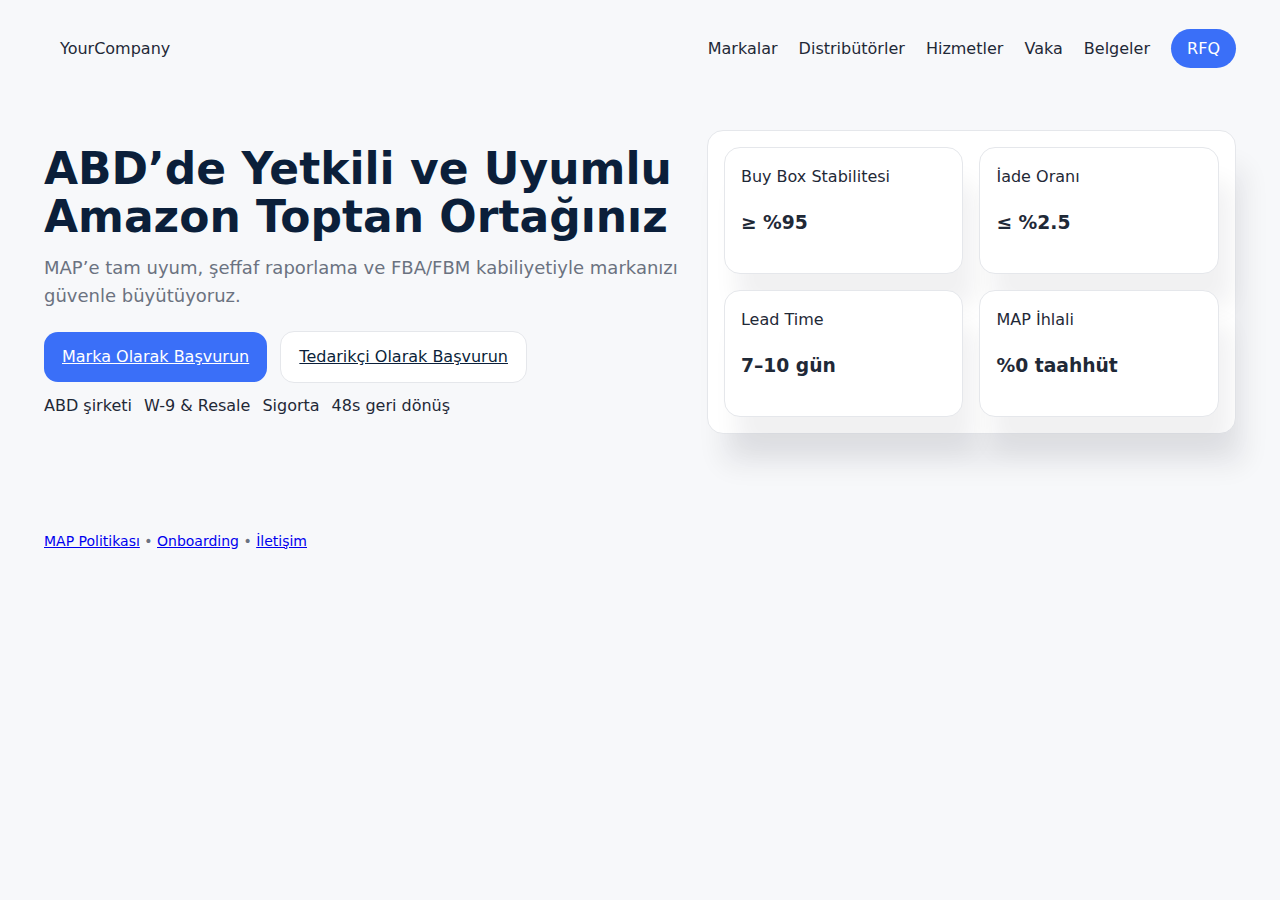
<file: index.html>
<!DOCTYPE html>
<html lang="tr">
<head>
  <meta charset="UTF-8" />
  <meta name="viewport" content="width=device-width, initial-scale=1" />
  <title>YourCompany • Amazon Wholesale Partner</title>
  <meta name="description" content="MAP'e tam uyum, şeffaf raporlama ve FBA/FBM kabiliyetiyle Amazon wholesale ortaklığı." />
  <link rel="stylesheet" href="assets/css/style.css" />
</head>
<body>
  <div class="container">
    <nav>
      <div><a href="/">YourCompany</a></div>
      <div>
        <a href="/brands.html">Markalar</a>
        <a href="/distributors.html">Distribütörler</a>
        <a href="/services.html">Hizmetler</a>
        <a href="/cases.html">Vaka</a>
        <a href="/resources.html">Belgeler</a>
        <a class="cta" href="/onboarding.html">RFQ</a>
      </div>
    </nav>

    <section class="hero">
      <div>
        <h1>ABD’de Yetkili ve Uyumlu Amazon Toptan Ortağınız</h1>
        <p class="lead">MAP’e tam uyum, şeffaf raporlama ve FBA/FBM kabiliyetiyle markanızı güvenle büyütüyoruz.</p>
        <div class="buttons">
          <a class="btn-primary" href="/onboarding.html">Marka Olarak Başvurun</a>
          <a class="btn-secondary" href="/distributors.html">Tedarikçi Olarak Başvurun</a>
        </div>
        <ul class="list"><li>ABD şirketi</li><li>W-9 & Resale</li><li>Sigorta</li><li>48s geri dönüş</li></ul>
      </div>

      <div class="card">
        <div class="grid stats">
          <div class="card"><div class="muted">Buy Box Stabilitesi</div><h3>≥ %95</h3></div>
          <div class="card"><div class="muted">İade Oranı</div><h3>≤ %2.5</h3></div>
          <div class="card"><div class="muted">Lead Time</div><h3>7–10 gün</h3></div>
          <div class="card"><div class="muted">MAP İhlali</div><h3>%0 taahhüt</h3></div>
        </div>
      </div>
    </section>

    <footer class="footer">
      <a href="/policies/map.html">MAP Politikası</a> •
      <a href="/onboarding.html">Onboarding</a> •
      <a href="/contact.html">İletişim</a>
    </footer>
  </div>
</body>
</html>
</file>
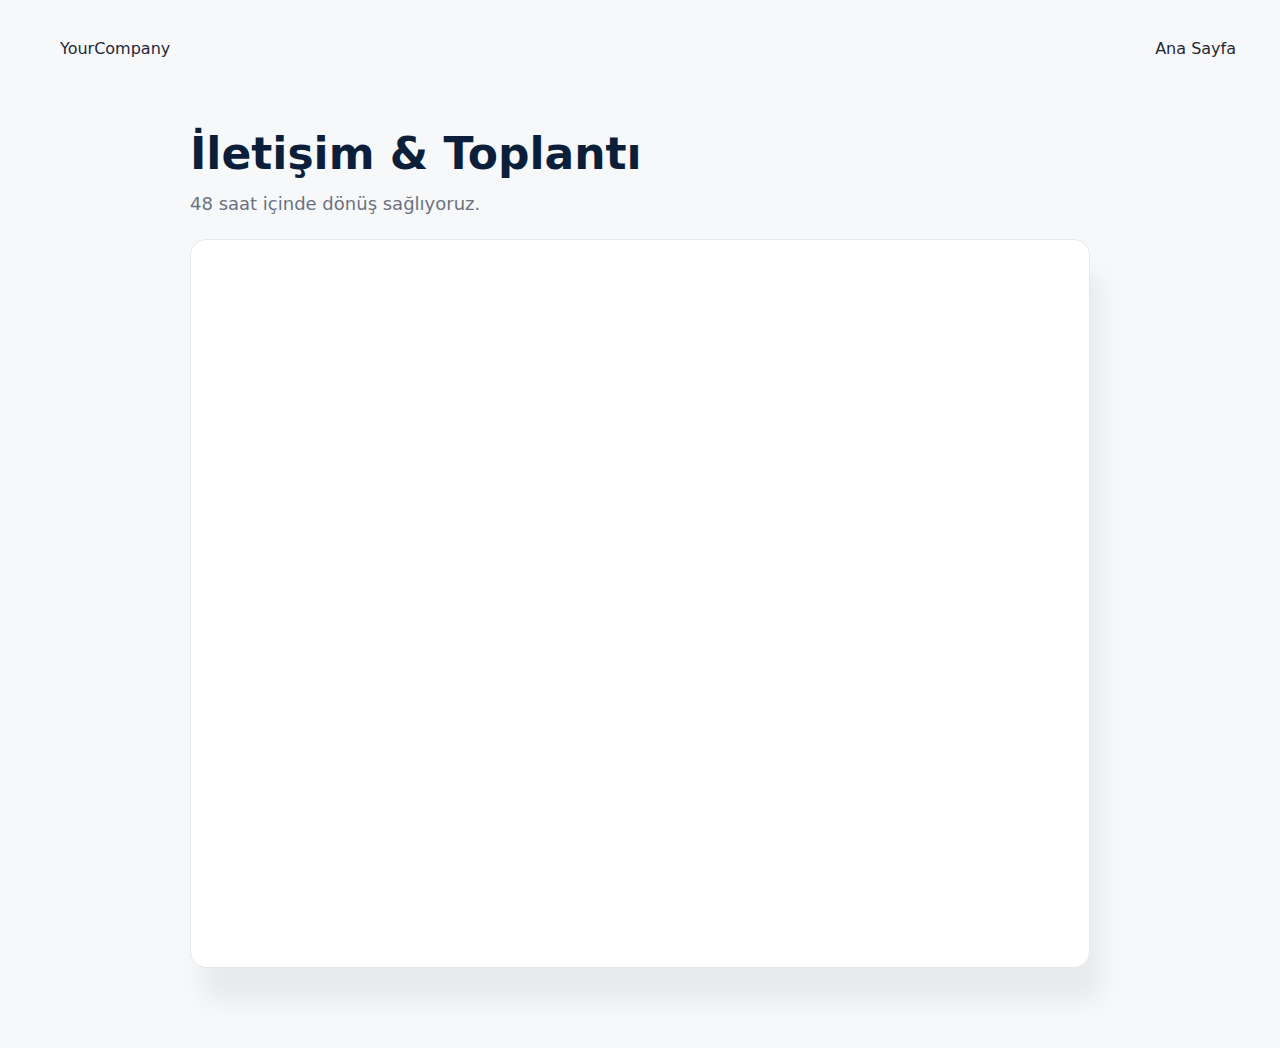
<file: contact.html>
<!doctype html><html lang="tr"><head>
<meta charset="UTF-8"/><meta name="viewport" content="width=device-width,initial-scale=1"/>
<title>İletişim • YourCompany</title>
<link rel="stylesheet" href="assets/css/style.css"/>
</head><body>
<div class="container">
  <nav><div><a href="/">YourCompany</a></div><div><a href="/index.html">Ana Sayfa</a></div></nav>
  <main class="section" style="max-width:900px;margin:0 auto">
    <h1>İletişim & Toplantı</h1>
    <p class="lead">48 saat içinde dönüş sağlıyoruz.</p>
    <div class="card" style="padding:0">
      <iframe title="Calendly"
        src="https://calendly.com/YOUR-USERNAME/15min"
        style="width:100%;height:720px;border:0;border-radius:16px;background:#fff"
        loading="lazy"></iframe>
    </div>
  </main>
</div>
</body></html>
</file>
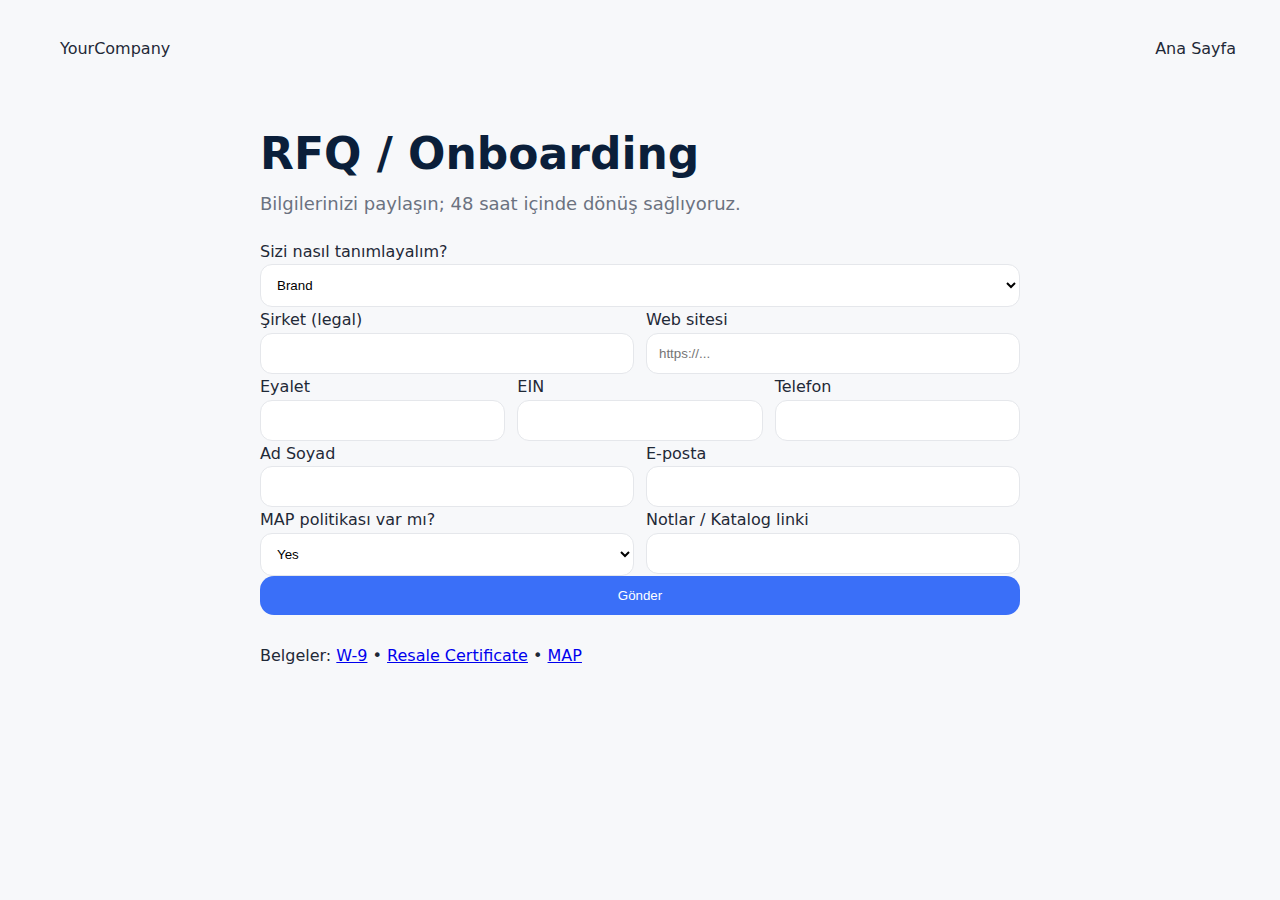
<file: onboarding.html>
<!doctype html><html lang="tr"><head>
<meta charset="UTF-8"/><meta name="viewport" content="width=device-width,initial-scale=1"/>
<title>RFQ / Onboarding • YourCompany</title>
<link rel="stylesheet" href="assets/css/style.css"/>
</head><body>
<div class="container">
  <nav><div><a href="/">YourCompany</a></div><div><a href="/index.html">Ana Sayfa</a></div></nav>

  <main class="section" style="max-width:760px;margin:0 auto">
    <h1>RFQ / Onboarding</h1>
    <p class="lead">Bilgilerinizi paylaşın; 48 saat içinde dönüş sağlıyoruz.</p>

    <form id="rfq">
      <div class="row">
        <label>Sizi nasıl tanımlayalım?
          <select name="partnerType" required>
            <option>Brand</option><option>Distributor</option><option>Wholesaler</option>
          </select>
        </label>
      </div>

      <div class="row cols-2">
        <label>Şirket (legal)<input name="companyName" required></label>
        <label>Web sitesi<input name="website" placeholder="https://..."></label>
      </div>

      <div class="row cols-3">
        <label>Eyalet<input name="state" required></label>
        <label>EIN<input name="ein" required></label>
        <label>Telefon<input name="phone"></label>
      </div>

      <div class="row cols-2">
        <label>Ad Soyad<input name="contactName" required></label>
        <label>E-posta<input type="email" name="email" required></label>
      </div>

      <div class="row cols-2">
        <label>MAP politikası var mı?
          <select name="hasMap"><option>Yes</option><option>No</option></select>
        </label>
        <label>Notlar / Katalog linki<input name="notes"></label>
      </div>

      <div class="row">
        <button type="submit">Gönder</button>
        <p class="muted">Belgeler: <a href="/docs/W9.pdf">W-9</a> • <a href="/docs/ResaleCertificate.pdf">Resale Certificate</a> • <a href="/policies/map.html">MAP</a></p>
      </div>
    </form>

    <script>
      const form = document.getElementById('rfq');
      form.addEventListener('submit', async (e) => {
        e.preventDefault();
        const data = Object.fromEntries(new FormData(form).entries());
        const res = await fetch('/api/rfq', {
          method:'POST',
          headers:{'content-type':'application/json'},
          body: JSON.stringify(data)
        });
        if(res.ok){ alert('Başvurunuz alındı. Teşekkürler!'); form.reset(); }
        else{ alert('Gönderilemedi. Lütfen tekrar deneyin.'); }
      });
    </script>
  </main>
</div>
</body></html>
</file>
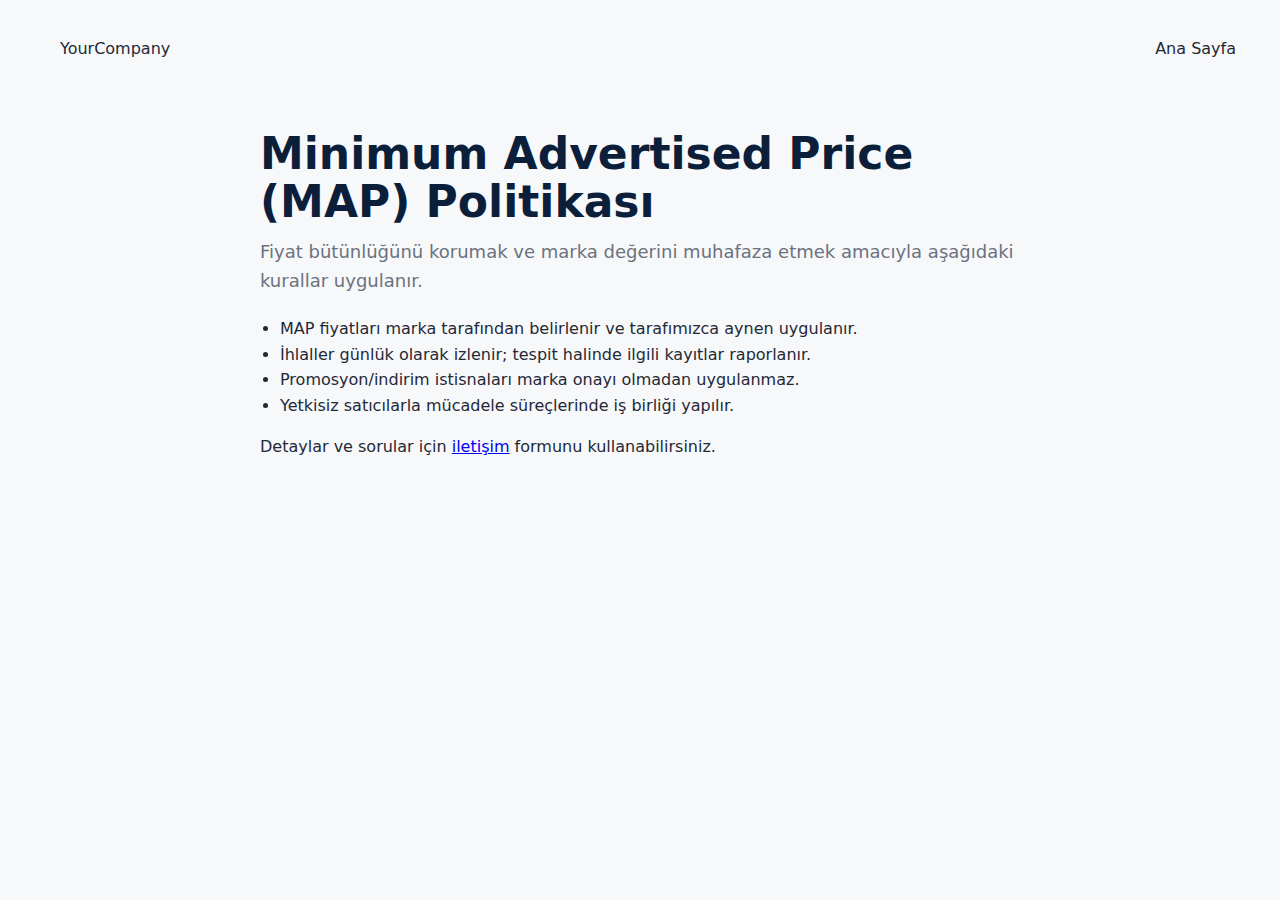
<file: policies/map.html>
<!doctype html><html lang="tr"><head>
<meta charset="UTF-8"/><meta name="viewport" content="width=device-width,initial-scale=1"/>
<title>MAP Politikası • YourCompany</title>
<link rel="stylesheet" href="/assets/css/style.css"/>
</head><body>
<div class="container">
  <nav><div><a href="/">YourCompany</a></div><div><a href="/index.html">Ana Sayfa</a></div></nav>

  <main class="section" style="max-width:760px;margin:0 auto">
    <h1>Minimum Advertised Price (MAP) Politikası</h1>
    <p class="lead">Fiyat bütünlüğünü korumak ve marka değerini muhafaza etmek amacıyla aşağıdaki kurallar uygulanır.</p>
    <ul class="list" style="display:block;list-style:disc;margin-left:20px">
      <li>MAP fiyatları marka tarafından belirlenir ve tarafımızca aynen uygulanır.</li>
      <li>İhlaller günlük olarak izlenir; tespit halinde ilgili kayıtlar raporlanır.</li>
      <li>Promosyon/indirim istisnaları marka onayı olmadan uygulanmaz.</li>
      <li>Yetkisiz satıcılarla mücadele süreçlerinde iş birliği yapılır.</li>
    </ul>
    <p>Detaylar ve sorular için <a href="/onboarding.html">iletişim</a> formunu kullanabilirsiniz.</p>
  </main>
</div>
</body></html>
</file>
<file: assets/css/style.css>
:root{
  --blue:#0B1F3A; --accent:#3A6FF8; --text:#1F2937; --muted:#6B7280; --bg:#F7F8FA;
  --card:#ffffff; --shadow:12px 34px 24px rgba(13,17,31,.06);
  --radius:16px; --max:1240px;
}
*{box-sizing:border-box}
body{margin:0;background:var(--bg);color:var(--text);font:16px/1.6 system-ui,Segoe UI,Inter,Roboto,Arial,sans-serif}
.container{max-width:var(--max);margin:0 auto;padding:24px}
nav{display:flex;justify-content:space-between;align-items:center;padding:12px 0}
nav a{color:var(--text);text-decoration:none;margin-left:16px}
nav .cta{background:var(--accent);color:#fff;padding:10px 16px;border-radius:999px}
.hero{display:grid;grid-template-columns:1.2fr 1fr;gap:28px;align-items:center;padding:56px 0}
h1{color:var(--blue);font-size:44px;line-height:1.1;margin:0 0 12px}
.lead{color:var(--muted);font-size:18px;margin:0 0 20px}
.buttons a{display:inline-block;padding:12px 18px;border-radius:14px;margin-right:8px}
.btn-primary{background:var(--accent);color:#fff}
.btn-secondary{background:#fff;border:1px solid #e5e7eb;color:var(--blue)}
.grid{display:grid;gap:16px}
.stats{grid-template-columns:repeat(2,minmax(0,1fr))}
.card{background:var(--card);border:1px solid #e5e7eb;border-radius:var(--radius);padding:16px;box-shadow:var(--shadow)}
.footer{color:var(--muted);font-size:14px;padding:40px 0}
.section{padding:56px 0}
.list{margin:10px 0 0;padding:0;display:flex;gap:12px;flex-wrap:wrap;list-style:none}
.logo-strip{opacity:.75;filter:grayscale(100%)}
form .row{display:grid;gap:12px}
@media(min-width:768px){ form .row.cols-2{grid-template-columns:repeat(2,1fr)} form .row.cols-3{grid-template-columns:repeat(3,1fr)} }
input,select,textarea{width:100%;padding:12px;border:1px solid #e5e7eb;border-radius:12px;background:#fff}
button{padding:12px 18px;border:0;border-radius:14px;background:var(--accent);color:#fff;cursor:pointer}
</file>
